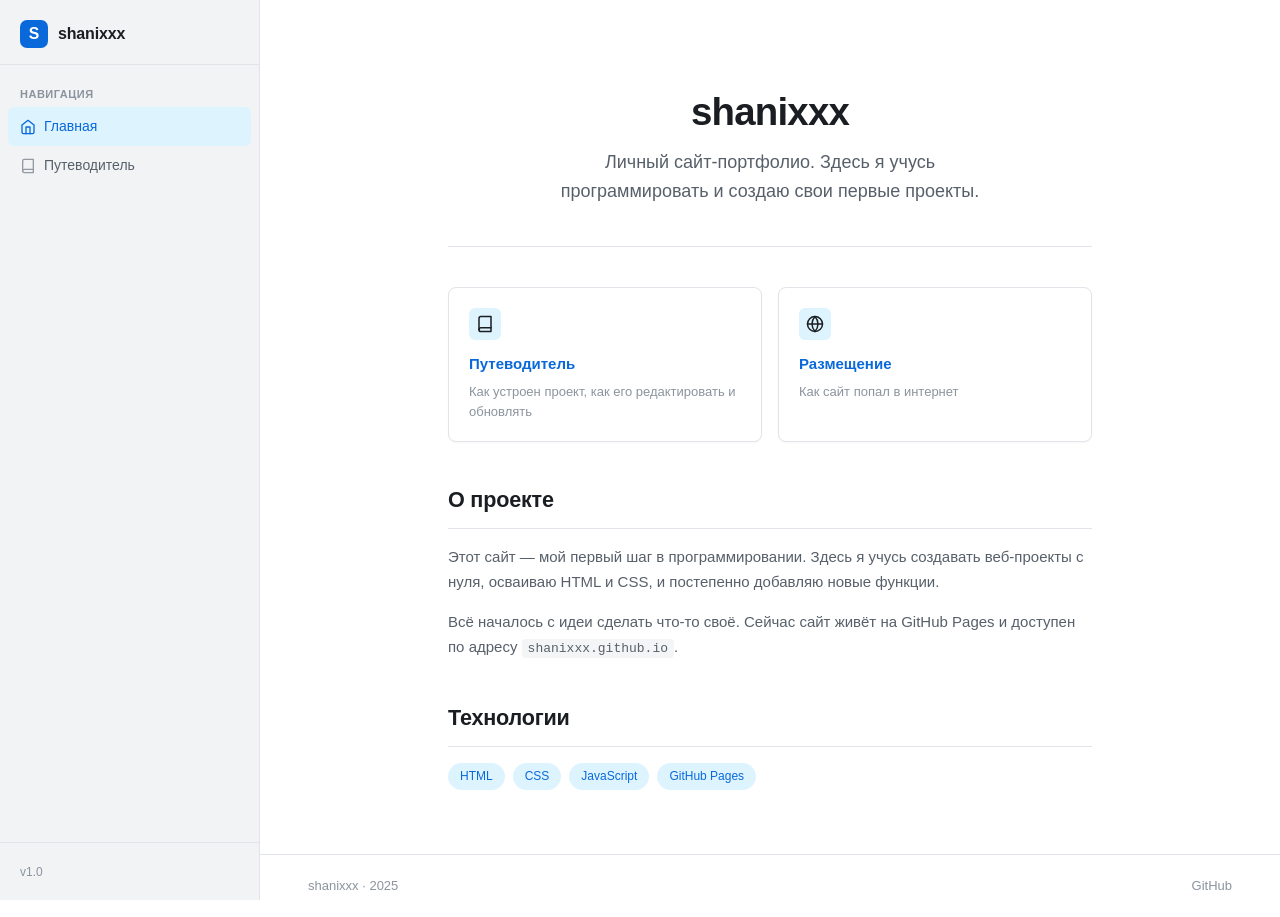
<file: index.html>
<!DOCTYPE html>
<html lang="ru">
<head>
    <meta charset="UTF-8">
    <meta name="viewport" content="width=device-width, initial-scale=1.0">
    <meta name="description" content="Личный сайт shanixxx — портфолио начинающего программиста">
    <title>shanixxx</title>
    <link rel="icon" href="favicon.svg" type="image/svg+xml">
    <link rel="stylesheet" href="css/style.css">
</head>
<body>

    <div class="sidebar-overlay"></div>

    <div class="layout">
        <nav class="sidebar">
            <div class="sidebar__header">
                <div class="sidebar__logo">
                    <svg class="sidebar__icon" viewBox="0 0 32 32" width="28" height="28">
                        <rect width="32" height="32" rx="8" fill="#0969da"/>
                        <text x="16" y="22" text-anchor="middle" font-family="-apple-system, sans-serif" font-size="18" font-weight="700" fill="#fff">S</text>
                    </svg>
                    shanixxx
                </div>
                <button class="menu-btn" aria-label="Меню">
                    <svg viewBox="0 0 24 24" fill="none" stroke="currentColor" stroke-width="2" stroke-linecap="round">
                        <line x1="3" y1="6" x2="21" y2="6"/>
                        <line x1="3" y1="12" x2="21" y2="12"/>
                        <line x1="3" y1="18" x2="21" y2="18"/>
                    </svg>
                </button>
            </div>
            <ul class="sidebar__nav">
                <span class="sidebar__nav-label">Навигация</span>
                <li>
                    <a href="index.html" class="active">
                        <svg class="sidebar__nav-icon" viewBox="0 0 24 24" fill="none" stroke="currentColor" stroke-width="2" stroke-linecap="round" stroke-linejoin="round"><path d="M3 9l9-7 9 7v11a2 2 0 0 1-2 2H5a2 2 0 0 1-2-2z"/><polyline points="9 22 9 12 15 12 15 22"/></svg>
                        Главная
                    </a>
                </li>
                <li>
                    <a href="guide.html">
                        <svg class="sidebar__nav-icon" viewBox="0 0 24 24" fill="none" stroke="currentColor" stroke-width="2" stroke-linecap="round" stroke-linejoin="round"><path d="M4 19.5A2.5 2.5 0 0 1 6.5 17H20"/><path d="M6.5 2H20v20H6.5A2.5 2.5 0 0 1 4 19.5v-15A2.5 2.5 0 0 1 6.5 2z"/></svg>
                        Путеводитель
                    </a>
                </li>
            </ul>
            <div class="sidebar__footer">
                <span class="sidebar__version">v1.0</span>
            </div>
        </nav>

        <main class="main">
            <div class="topbar">
                <button class="menu-btn" aria-label="Меню">
                    <svg viewBox="0 0 24 24" fill="none" stroke="currentColor" stroke-width="2" stroke-linecap="round">
                        <line x1="3" y1="6" x2="21" y2="6"/>
                        <line x1="3" y1="12" x2="21" y2="12"/>
                        <line x1="3" y1="18" x2="21" y2="18"/>
                    </svg>
                </button>
                <span class="topbar__title">shanixxx</span>
            </div>

            <div class="content">
                <div class="hero-section">
                    <h1>shanixxx</h1>
                    <p class="lead">Личный сайт-портфолио. Здесь я учусь программировать и создаю свои первые проекты.</p>
                </div>

                <div class="grid-2">
                    <a href="guide.html" class="card">
                        <div class="card-icon">
                            <svg width="18" height="18" viewBox="0 0 24 24" fill="none" stroke="currentColor" stroke-width="2" stroke-linecap="round" stroke-linejoin="round"><path d="M4 19.5A2.5 2.5 0 0 1 6.5 17H20"/><path d="M6.5 2H20v20H6.5A2.5 2.5 0 0 1 4 19.5v-15A2.5 2.5 0 0 1 6.5 2z"/></svg>
                        </div>
                        <h3>Путеводитель</h3>
                        <p>Как устроен проект, как его редактировать и обновлять</p>
                    </a>
                    <a href="guide.html#deploy" class="card">
                        <div class="card-icon">
                            <svg width="18" height="18" viewBox="0 0 24 24" fill="none" stroke="currentColor" stroke-width="2" stroke-linecap="round" stroke-linejoin="round"><circle cx="12" cy="12" r="10"/><line x1="2" y1="12" x2="22" y2="12"/><path d="M12 2a15.3 15.3 0 0 1 4 10 15.3 15.3 0 0 1-4 10 15.3 15.3 0 0 1-4-10 15.3 15.3 0 0 1 4-10z"/></svg>
                        </div>
                        <h3>Размещение</h3>
                        <p>Как сайт попал в интернет</p>
                    </a>
                </div>

                <h2>О проекте</h2>
                <p>Этот сайт — мой первый шаг в программировании. Здесь я учусь создавать веб-проекты с нуля, осваиваю HTML и CSS, и постепенно добавляю новые функции.</p>
                <p>Всё началось с идеи сделать что-то своё. Сейчас сайт живёт на GitHub Pages и доступен по адресу <code>shanixxx.github.io</code>.</p>

                <h2>Технологии</h2>
                <div class="tags">
                    <span class="tag">HTML</span>
                    <span class="tag">CSS</span>
                    <span class="tag">JavaScript</span>
                    <span class="tag">GitHub Pages</span>
                </div>
            </div>

            <footer class="footer">
                <div class="footer__inner">
                    <span>shanixxx · 2025</span>
                    <a href="https://github.com/shanixxx" target="_blank" rel="noopener noreferrer">GitHub</a>
                </div>
            </footer>
        </main>
    </div>

    <script src="js/main.js"></script>
</body>
</html>
</file>
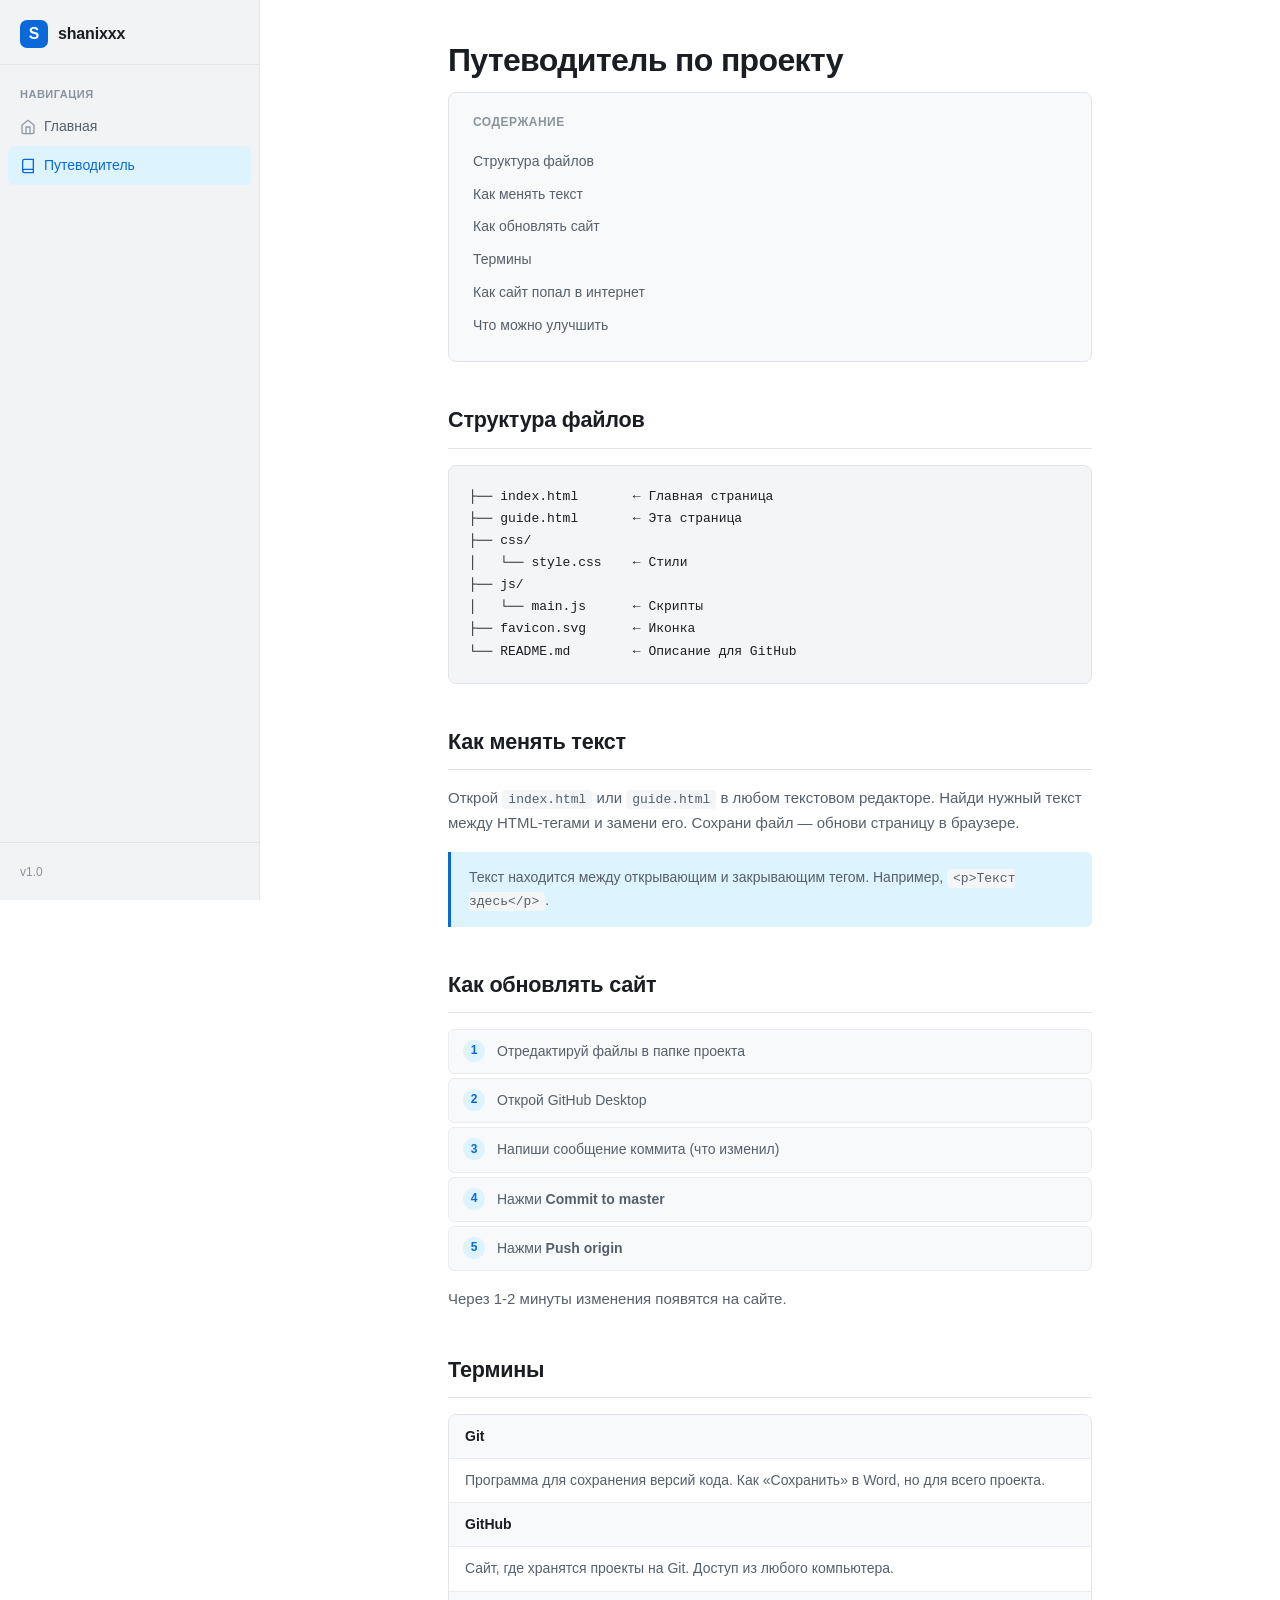
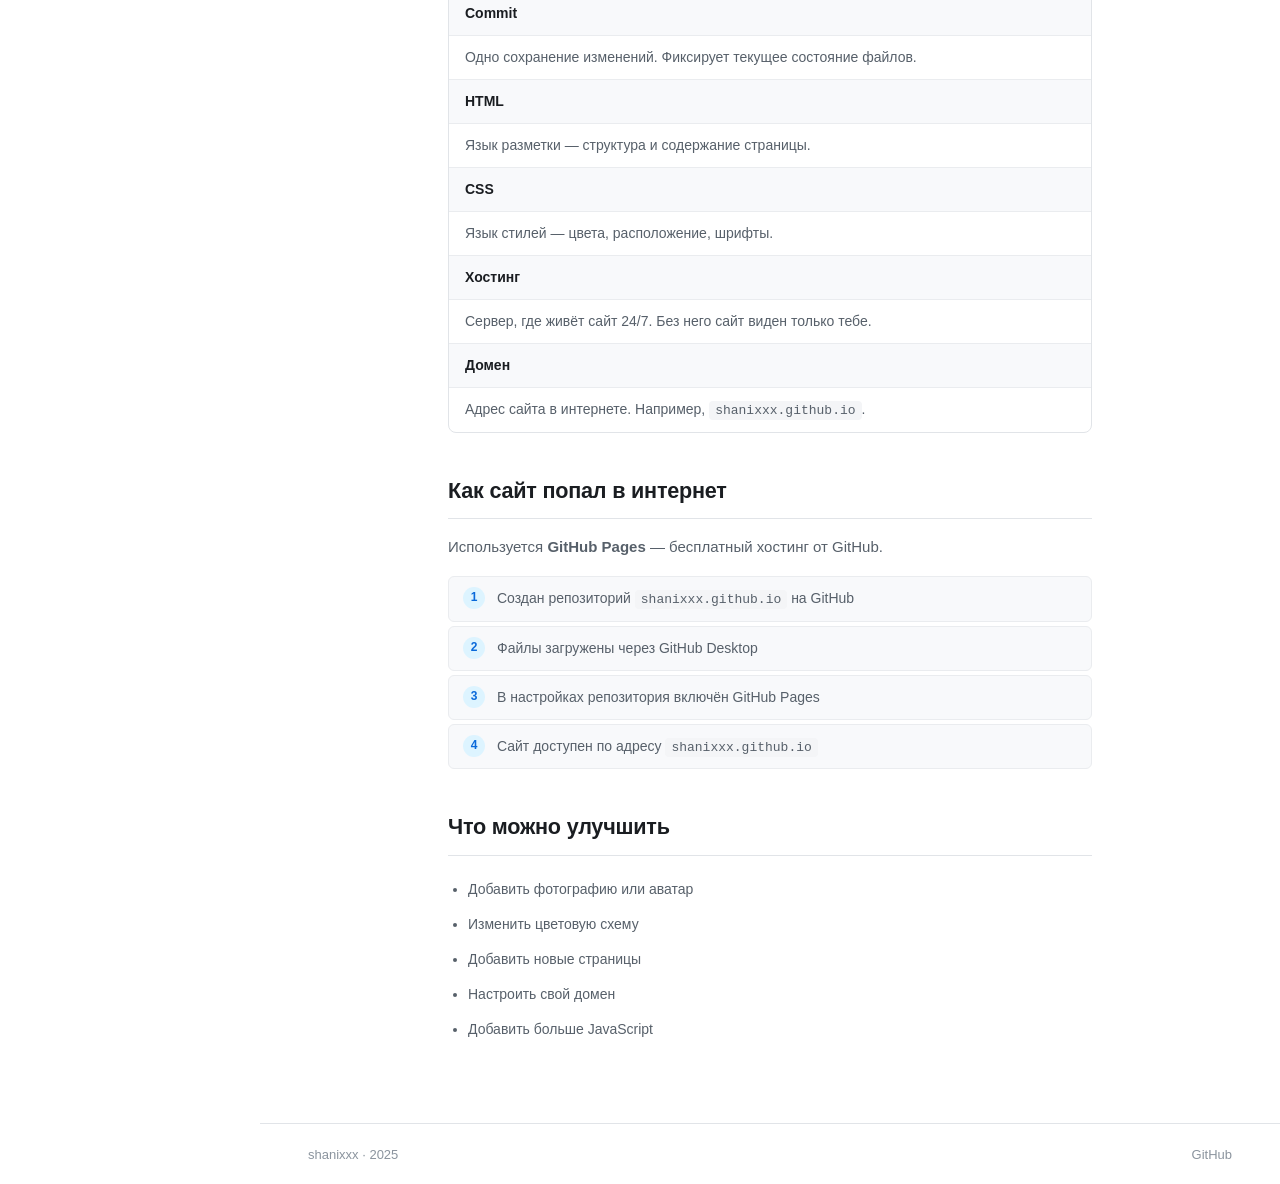
<file: guide.html>
<!DOCTYPE html>
<html lang="ru">
<head>
    <meta charset="UTF-8">
    <meta name="viewport" content="width=device-width, initial-scale=1.0">
    <meta name="description" content="Путеводитель по проекту shanixxx — структура, термины, обновление">
    <title>Путеводитель | shanixxx</title>
    <link rel="icon" href="favicon.svg" type="image/svg+xml">
    <link rel="stylesheet" href="css/style.css">
</head>
<body>

    <div class="sidebar-overlay"></div>

    <div class="layout">
        <nav class="sidebar">
            <div class="sidebar__header">
                <div class="sidebar__logo">
                    <svg class="sidebar__icon" viewBox="0 0 32 32" width="28" height="28">
                        <rect width="32" height="32" rx="8" fill="#0969da"/>
                        <text x="16" y="22" text-anchor="middle" font-family="-apple-system, sans-serif" font-size="18" font-weight="700" fill="#fff">S</text>
                    </svg>
                    shanixxx
                </div>
                <button class="menu-btn" aria-label="Меню">
                    <svg viewBox="0 0 24 24" fill="none" stroke="currentColor" stroke-width="2" stroke-linecap="round">
                        <line x1="3" y1="6" x2="21" y2="6"/>
                        <line x1="3" y1="12" x2="21" y2="12"/>
                        <line x1="3" y1="18" x2="21" y2="18"/>
                    </svg>
                </button>
            </div>
            <ul class="sidebar__nav">
                <span class="sidebar__nav-label">Навигация</span>
                <li>
                    <a href="index.html">
                        <svg class="sidebar__nav-icon" viewBox="0 0 24 24" fill="none" stroke="currentColor" stroke-width="2" stroke-linecap="round" stroke-linejoin="round"><path d="M3 9l9-7 9 7v11a2 2 0 0 1-2 2H5a2 2 0 0 1-2-2z"/><polyline points="9 22 9 12 15 12 15 22"/></svg>
                        Главная
                    </a>
                </li>
                <li>
                    <a href="guide.html" class="active">
                        <svg class="sidebar__nav-icon" viewBox="0 0 24 24" fill="none" stroke="currentColor" stroke-width="2" stroke-linecap="round" stroke-linejoin="round"><path d="M4 19.5A2.5 2.5 0 0 1 6.5 17H20"/><path d="M6.5 2H20v20H6.5A2.5 2.5 0 0 1 4 19.5v-15A2.5 2.5 0 0 1 6.5 2z"/></svg>
                        Путеводитель
                    </a>
                </li>
            </ul>
            <div class="sidebar__footer">
                <span class="sidebar__version">v1.0</span>
            </div>
        </nav>

        <main class="main">
            <div class="topbar">
                <button class="menu-btn" aria-label="Меню">
                    <svg viewBox="0 0 24 24" fill="none" stroke="currentColor" stroke-width="2" stroke-linecap="round">
                        <line x1="3" y1="6" x2="21" y2="6"/>
                        <line x1="3" y1="12" x2="21" y2="12"/>
                        <line x1="3" y1="18" x2="21" y2="18"/>
                    </svg>
                </button>
                <span class="topbar__title">Путеводитель</span>
            </div>

            <div class="content">
                <h1>Путеводитель по проекту</h1>

                <nav class="toc">
                    <span class="toc__title">Содержание</span>
                    <ul>
                        <li><a href="#structure">Структура файлов</a></li>
                        <li><a href="#edit">Как менять текст</a></li>
                        <li><a href="#update">Как обновлять сайт</a></li>
                        <li><a href="#terms">Термины</a></li>
                        <li><a href="#deploy">Как сайт попал в интернет</a></li>
                        <li><a href="#improve">Что можно улучшить</a></li>
                    </ul>
                </nav>

                <h2 id="structure">Структура файлов</h2>
                <pre><code>├── index.html       ← Главная страница
├── guide.html       ← Эта страница
├── css/
│   └── style.css    ← Стили
├── js/
│   └── main.js      ← Скрипты
├── favicon.svg      ← Иконка
└── README.md        ← Описание для GitHub</code></pre>

                <h2 id="edit">Как менять текст</h2>
                <p>Открой <code>index.html</code> или <code>guide.html</code> в любом текстовом редакторе. Найди нужный текст между HTML-тегами и замени его. Сохрани файл — обнови страницу в браузере.</p>
                <div class="info-box">
                    Текст находится между открывающим и закрывающим тегом. Например, <code>&lt;p&gt;Текст здесь&lt;/p&gt;</code>.
                </div>

                <h2 id="update">Как обновлять сайт</h2>
                <ol class="steps">
                    <li>Отредактируй файлы в папке проекта</li>
                    <li>Открой GitHub Desktop</li>
                    <li>Напиши сообщение коммита (что изменил)</li>
                    <li>Нажми <strong>Commit to master</strong></li>
                    <li>Нажми <strong>Push origin</strong></li>
                </ol>
                <p>Через 1-2 минуты изменения появятся на сайте.</p>

                <h2 id="terms">Термины</h2>
                <dl class="terms">
                    <dt>Git</dt>
                    <dd>Программа для сохранения версий кода. Как «Сохранить» в Word, но для всего проекта.</dd>
                    <dt>GitHub</dt>
                    <dd>Сайт, где хранятся проекты на Git. Доступ из любого компьютера.</dd>
                    <dt>Commit</dt>
                    <dd>Одно сохранение изменений. Фиксирует текущее состояние файлов.</dd>
                    <dt>HTML</dt>
                    <dd>Язык разметки — структура и содержание страницы.</dd>
                    <dt>CSS</dt>
                    <dd>Язык стилей — цвета, расположение, шрифты.</dd>
                    <dt>Хостинг</dt>
                    <dd>Сервер, где живёт сайт 24/7. Без него сайт виден только тебе.</dd>
                    <dt>Домен</dt>
                    <dd>Адрес сайта в интернете. Например, <code>shanixxx.github.io</code>.</dd>
                </dl>

                <h2 id="deploy">Как сайт попал в интернет</h2>
                <p>Используется <strong>GitHub Pages</strong> — бесплатный хостинг от GitHub.</p>
                <ol class="steps">
                    <li>Создан репозиторий <code>shanixxx.github.io</code> на GitHub</li>
                    <li>Файлы загружены через GitHub Desktop</li>
                    <li>В настройках репозитория включён GitHub Pages</li>
                    <li>Сайт доступен по адресу <code>shanixxx.github.io</code></li>
                </ol>

                <h2 id="improve">Что можно улучшить</h2>
                <ul class="simple-list">
                    <li>Добавить фотографию или аватар</li>
                    <li>Изменить цветовую схему</li>
                    <li>Добавить новые страницы</li>
                    <li>Настроить свой домен</li>
                    <li>Добавить больше JavaScript</li>
                </ul>
            </div>

            <footer class="footer">
                <div class="footer__inner">
                    <span>shanixxx · 2025</span>
                    <a href="https://github.com/shanixxx" target="_blank" rel="noopener noreferrer">GitHub</a>
                </div>
            </footer>
        </main>
    </div>

    <script src="js/main.js"></script>
</body>
</html>
</file>
<file: css/style.css>
* {
    margin: 0;
    padding: 0;
    box-sizing: border-box;
}

html {
    scroll-behavior: smooth;
    scroll-padding-top: 20px;
}

:root {
    --bg: #ffffff;
    --bg-secondary: #f8f9fb;
    --bg-sidebar: #f1f3f5;
    --bg-code: #f4f5f7;
    --border: #e1e4e8;
    --border-light: #eaecef;
    --text: #1a1d21;
    --text-secondary: #57606a;
    --text-muted: #8b949e;
    --accent: #0969da;
    --accent-hover: #0550ae;
    --accent-subtle: #ddf4ff;
    --success: #1a7f37;
    --sidebar-width: 260px;
    --content-max: 740px;
    --radius: 8px;
    --radius-sm: 6px;
    --shadow-sm: 0 1px 2px rgba(0,0,0,0.04);
    --shadow-md: 0 4px 12px rgba(0,0,0,0.06);
}

@media (prefers-color-scheme: dark) {
    :root {
        --bg: #0d1117;
        --bg-secondary: #161b22;
        --bg-sidebar: #161b22;
        --bg-code: #1c2129;
        --border: #30363d;
        --border-light: #21262d;
        --text: #e6edf3;
        --text-secondary: #b1bac4;
        --text-muted: #768390;
        --accent: #58a6ff;
        --accent-hover: #79c0ff;
        --accent-subtle: #1a3a52;
        --success: #3fb950;
        --shadow-sm: 0 1px 2px rgba(0,0,0,0.2);
        --shadow-md: 0 4px 12px rgba(0,0,0,0.3);
    }
}

body {
    font-family: -apple-system, BlinkMacSystemFont, 'Segoe UI', 'Noto Sans', Helvetica, Arial, sans-serif;
    background: var(--bg);
    color: var(--text);
    line-height: 1.65;
    font-size: 15px;
    -webkit-font-smoothing: antialiased;
}

/* Layout */
.layout {
    display: flex;
    min-height: 100vh;
}

/* Sidebar */
.sidebar {
    width: var(--sidebar-width);
    background: var(--bg-sidebar);
    border-right: 1px solid var(--border);
    position: fixed;
    top: 0;
    left: 0;
    bottom: 0;
    z-index: 200;
    display: flex;
    flex-direction: column;
    overflow-y: auto;
}

.sidebar__header {
    display: flex;
    align-items: center;
    justify-content: space-between;
    padding: 20px 20px 16px;
    border-bottom: 1px solid var(--border);
    flex-shrink: 0;
}

.sidebar__logo {
    display: flex;
    align-items: center;
    gap: 10px;
    font-weight: 700;
    font-size: 1rem;
    letter-spacing: -0.01em;
}

.sidebar__icon {
    flex-shrink: 0;
}

.sidebar__nav {
    list-style: none;
    padding: 12px 8px;
    flex: 1;
}

.sidebar__nav-label {
    display: block;
    padding: 8px 12px 4px;
    font-size: 11px;
    font-weight: 600;
    text-transform: uppercase;
    letter-spacing: 0.5px;
    color: var(--text-muted);
}

.sidebar__nav a {
    display: flex;
    align-items: center;
    gap: 8px;
    padding: 8px 12px;
    color: var(--text-secondary);
    text-decoration: none;
    font-size: 14px;
    border-radius: var(--radius-sm);
    transition: all 0.12s;
}

.sidebar__nav a:hover {
    color: var(--text);
    background: var(--bg-secondary);
}

.sidebar__nav a.active {
    color: var(--accent);
    font-weight: 500;
    background: var(--accent-subtle);
}

.sidebar__nav-icon {
    width: 16px;
    height: 16px;
    opacity: 0.6;
    flex-shrink: 0;
}

.sidebar__nav a.active .sidebar__nav-icon {
    opacity: 1;
}

.sidebar__footer {
    padding: 16px 20px;
    border-top: 1px solid var(--border);
    flex-shrink: 0;
}

.sidebar__version {
    font-size: 12px;
    color: var(--text-muted);
}

/* Mobile overlay */
.sidebar-overlay {
    display: none;
    position: fixed;
    inset: 0;
    background: rgba(0,0,0,0.4);
    z-index: 150;
    opacity: 0;
    transition: opacity 0.2s;
}

.sidebar-overlay--visible {
    display: block;
    opacity: 1;
}

/* Mobile menu button */
.menu-btn {
    display: none;
    align-items: center;
    justify-content: center;
    width: 36px;
    height: 36px;
    background: none;
    border: 1px solid var(--border);
    border-radius: var(--radius-sm);
    cursor: pointer;
    color: var(--text);
    transition: background 0.15s;
}

.menu-btn:hover {
    background: var(--bg-secondary);
}

.menu-btn svg {
    width: 18px;
    height: 18px;
}

/* Top bar */
.topbar {
    display: none;
    align-items: center;
    gap: 12px;
    padding: 12px 16px;
    background: var(--bg);
    border-bottom: 1px solid var(--border);
    position: sticky;
    top: 0;
    z-index: 100;
}

.topbar__title {
    font-weight: 600;
    font-size: 15px;
}

/* Main */
.main {
    flex: 1;
    margin-left: var(--sidebar-width);
    display: flex;
    flex-direction: column;
    min-height: 100vh;
}

.content {
    max-width: var(--content-max);
    width: 100%;
    padding: 40px 48px 64px;
    flex: 1;
    margin: 0 auto;
}

/* Typography */
h1 {
    font-size: 2rem;
    font-weight: 700;
    margin-bottom: 12px;
    line-height: 1.25;
    letter-spacing: -0.02em;
}

h2 {
    font-size: 1.35rem;
    font-weight: 600;
    margin: 40px 0 16px;
    padding-bottom: 10px;
    border-bottom: 1px solid var(--border);
    letter-spacing: -0.01em;
}

h3 {
    font-size: 1.1rem;
    font-weight: 600;
    margin: 24px 0 8px;
}

.lead {
    color: var(--text-secondary);
    margin-bottom: 32px;
    font-size: 17px;
    line-height: 1.6;
}

p {
    margin-bottom: 16px;
    color: var(--text-secondary);
}

a {
    color: var(--accent);
    text-decoration: none;
}

a:hover {
    text-decoration: underline;
}

code {
    background: var(--bg-code);
    padding: 2px 6px;
    border-radius: 4px;
    font-size: 13px;
    font-family: 'SF Mono', 'Fira Code', Consolas, monospace;
}

pre {
    background: var(--bg-code);
    border: 1px solid var(--border);
    border-radius: var(--radius);
    padding: 20px;
    overflow-x: auto;
    margin: 16px 0;
    font-size: 13px;
    line-height: 1.7;
}

pre code {
    background: none;
    padding: 0;
    font-size: inherit;
}

/* Hero section on index */
.hero-section {
    text-align: center;
    padding: 48px 0 40px;
    border-bottom: 1px solid var(--border);
    margin-bottom: 40px;
}

.hero-section h1 {
    font-size: 2.4rem;
    margin-bottom: 12px;
}

.hero-section .lead {
    font-size: 18px;
    max-width: 480px;
    margin: 0 auto;
}

/* Cards */
.grid-2 {
    display: grid;
    grid-template-columns: 1fr 1fr;
    gap: 16px;
    margin-bottom: 40px;
}

.card {
    display: flex;
    flex-direction: column;
    padding: 20px;
    background: var(--bg);
    border: 1px solid var(--border);
    border-radius: var(--radius);
    text-decoration: none;
    color: var(--text);
    transition: all 0.15s;
    box-shadow: var(--shadow-sm);
}

.card:hover {
    border-color: var(--accent);
    box-shadow: var(--shadow-md);
    text-decoration: none;
    transform: translateY(-1px);
}

.card h3 {
    font-size: 15px;
    font-weight: 600;
    margin: 0 0 6px;
    color: var(--accent);
}

.card p {
    font-size: 13px;
    color: var(--text-muted);
    margin: 0;
    line-height: 1.5;
}

.card-icon {
    width: 32px;
    height: 32px;
    background: var(--accent-subtle);
    border-radius: var(--radius-sm);
    display: flex;
    align-items: center;
    justify-content: center;
    margin-bottom: 12px;
    font-size: 16px;
}

/* Tags */
.tags {
    display: flex;
    gap: 8px;
    flex-wrap: wrap;
}

.tag {
    display: inline-flex;
    align-items: center;
    gap: 4px;
    padding: 4px 12px;
    background: var(--accent-subtle);
    color: var(--accent);
    border-radius: 20px;
    font-size: 12px;
    font-weight: 500;
}

/* Table of Contents */
.toc {
    background: var(--bg-secondary);
    border: 1px solid var(--border);
    border-radius: var(--radius);
    padding: 20px 24px;
    margin-bottom: 40px;
}

.toc__title {
    display: block;
    font-size: 12px;
    font-weight: 600;
    text-transform: uppercase;
    letter-spacing: 0.5px;
    color: var(--text-muted);
    margin-bottom: 12px;
}

.toc ul {
    list-style: none;
}

.toc li {
    padding: 4px 0;
}

.toc a {
    color: var(--text-secondary);
    font-size: 14px;
    transition: color 0.12s;
}

.toc a:hover {
    color: var(--accent);
    text-decoration: none;
}

/* Steps */
.steps {
    counter-reset: step;
    list-style: none;
    padding: 0;
    margin: 16px 0;
}

.steps li {
    counter-increment: step;
    position: relative;
    padding: 10px 16px 10px 48px;
    margin-bottom: 4px;
    background: var(--bg-secondary);
    border: 1px solid var(--border-light);
    border-radius: var(--radius-sm);
    font-size: 14px;
    color: var(--text-secondary);
}

.steps li::before {
    content: counter(step);
    position: absolute;
    left: 14px;
    top: 10px;
    width: 22px;
    height: 22px;
    background: var(--accent-subtle);
    color: var(--accent);
    border-radius: 50%;
    font-size: 12px;
    font-weight: 600;
    display: flex;
    align-items: center;
    justify-content: center;
}

/* Terms */
.terms {
    border: 1px solid var(--border);
    border-radius: var(--radius);
    overflow: hidden;
    margin: 16px 0;
}

.terms dt {
    padding: 10px 16px;
    background: var(--bg-secondary);
    font-weight: 600;
    font-size: 14px;
    border-bottom: 1px solid var(--border-light);
}

.terms dd {
    padding: 10px 16px;
    margin: 0;
    font-size: 14px;
    color: var(--text-secondary);
    border-bottom: 1px solid var(--border-light);
}

.terms dd:last-child {
    border-bottom: none;
}

/* Simple list */
.simple-list {
    padding-left: 20px;
    margin: 12px 0;
}

.simple-list li {
    padding: 6px 0;
    color: var(--text-secondary);
    font-size: 14px;
}

/* Info box */
.info-box {
    background: var(--accent-subtle);
    border-left: 3px solid var(--accent);
    border-radius: 0 var(--radius-sm) var(--radius-sm) 0;
    padding: 14px 18px;
    margin: 16px 0;
    font-size: 14px;
    color: var(--text-secondary);
}

/* Footer */
.footer {
    border-top: 1px solid var(--border);
    padding: 20px 48px;
    margin-top: auto;
}

.footer__inner {
    display: flex;
    justify-content: space-between;
    align-items: center;
    font-size: 13px;
    color: var(--text-muted);
}

.footer a {
    color: var(--text-muted);
    transition: color 0.12s;
}

.footer a:hover {
    color: var(--accent);
    text-decoration: none;
}

/* Copy button */
pre {
    position: relative;
}

.copy-btn {
    position: absolute;
    top: 10px;
    right: 10px;
    background: var(--bg);
    border: 1px solid var(--border);
    border-radius: var(--radius-sm);
    padding: 4px 10px;
    font-size: 11px;
    font-weight: 500;
    color: var(--text-muted);
    cursor: pointer;
    transition: all 0.12s;
    opacity: 0;
}

pre:hover .copy-btn {
    opacity: 1;
}

.copy-btn:hover {
    color: var(--text);
    border-color: var(--text-muted);
}

/* Scroll to top */
.scroll-top {
    position: fixed;
    bottom: 28px;
    right: 28px;
    width: 44px;
    height: 44px;
    border-radius: 50%;
    background: var(--accent);
    color: #fff;
    border: none;
    cursor: pointer;
    opacity: 0;
    visibility: hidden;
    transition: all 0.2s;
    z-index: 50;
    display: flex;
    align-items: center;
    justify-content: center;
    box-shadow: var(--shadow-md);
}

.scroll-top--visible {
    opacity: 1;
    visibility: visible;
}

.scroll-top:hover {
    background: var(--accent-hover);
    transform: translateY(-2px);
}

.scroll-top svg {
    width: 20px;
    height: 20px;
}

/* Mobile */
@media (max-width: 768px) {
    .topbar {
        display: flex;
    }

    .menu-btn {
        display: flex;
    }

    .sidebar {
        transform: translateX(-100%);
        transition: transform 0.25s cubic-bezier(0.4, 0, 0.2, 1);
        box-shadow: none;
    }

    .sidebar--open {
        transform: translateX(0);
        box-shadow: var(--shadow-md);
    }

    .main {
        margin-left: 0;
    }

    .content {
        padding: 24px 20px 48px;
    }

    .hero-section {
        padding: 32px 0;
    }

    .hero-section h1 {
        font-size: 1.8rem;
    }

    .grid-2 {
        grid-template-columns: 1fr;
    }

    .footer {
        padding: 16px 20px;
    }

    .footer__inner {
        flex-direction: column;
        gap: 8px;
    }

    h1 {
        font-size: 1.6rem;
    }

    h2 {
        font-size: 1.2rem;
    }
}
</file>
